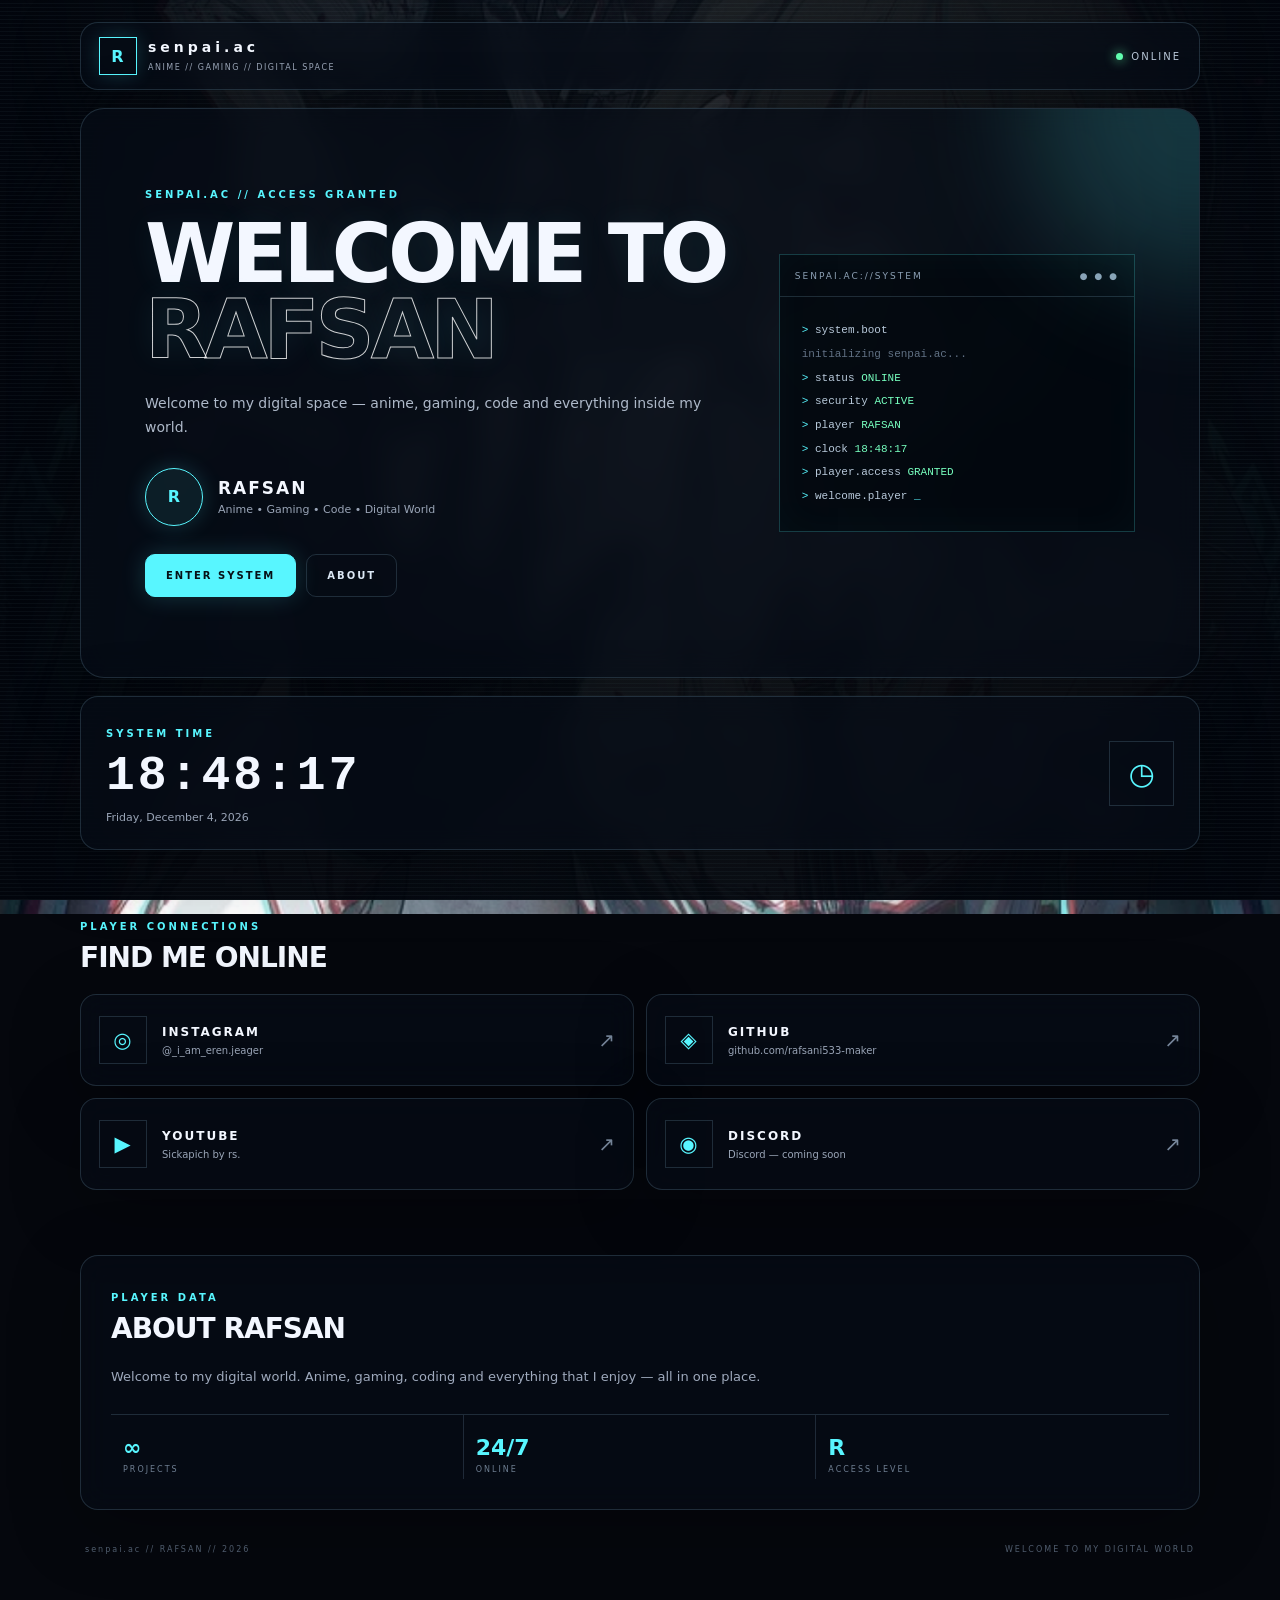
<file: index.html>
<!DOCTYPE html>
<html lang="en">

<head>
  <meta charset="UTF-8">

  <meta name="viewport" content="width=device-width, initial-scale=1.0">

  <meta name="theme-color" content="#05070d">

  <meta
    name="description"
    content="RAFSAN // senpai.ac futuristic anime gaming profile"
  >

  <title>RAFSAN // senpai.ac</title>

  <link rel="stylesheet" href="style.css">
</head>

<body>

  <!-- ================= BACKGROUND ================= -->

  <div class="bg"></div>
  <div class="bg-overlay"></div>
  <div class="scanlines"></div>


  <!-- ================= GAMING LOADING SCREEN ================= -->

  <div id="loader" class="loader">

    <div class="loader-grid"></div>

    <div class="loader-content">

      <div class="loader-symbol">
        S
      </div>

      <div class="loader-label">
        SENPAI.AC // SYSTEM BOOT
      </div>

      <div class="progress-wrap">
        <div
          id="progressBar"
          class="progress-bar">
        </div>
      </div>

      <div
        id="progressText"
        class="progress-text">
        0%
      </div>

    </div>


    <!-- PLAYER CORNER -->

    <div style="
      position:absolute;
      left:28px;
      bottom:25px;
      text-align:left;
    ">

      <div style="
        color:#657589;
        font-size:8px;
        letter-spacing:3px;
      ">
        PLAYER
      </div>

      <div style="
        color:#58f6ff;
        font-size:18px;
        font-weight:800;
        letter-spacing:4px;
        margin-top:4px;
      ">
        RAFSAN
      </div>

    </div>


    <div style="
      position:absolute;
      right:28px;
      bottom:28px;
      color:#566476;
      font-size:8px;
      letter-spacing:2px;
    ">
      BUILD 2026 // 01
    </div>

  </div>



  <!-- ================= MAIN PAGE ================= -->

  <main class="page">


    <!-- ================= TOP HUD ================= -->

    <header class="topbar glass">

      <div class="brand">

        <span class="brand-mark">
          R
        </span>

        <div>

          <strong>
            senpai.ac
          </strong>

          <small>
            ANIME // GAMING // DIGITAL SPACE
          </small>

        </div>

      </div>


      <div class="status">

        <span class="status-dot"></span>

        <span>
          ONLINE
        </span>

      </div>

    </header>



    <!-- ================= HERO ================= -->

    <section class="hero glass">


      <div class="hero-content">

        <div class="eyebrow">
          SENPAI.AC // ACCESS GRANTED
        </div>


        <h1>

          WELCOME TO<br>

          <span>
            RAFSAN
          </span>

        </h1>


        <p class="intro">

          Welcome to my digital space — anime,
          gaming, code and everything inside my world.

        </p>


        <div class="profile-row">

          <div class="avatar">
            R
          </div>


          <div>

            <h2>
              RAFSAN
            </h2>

            <p>
              Anime • Gaming • Code • Digital World
            </p>

          </div>

        </div>


        <div class="actions">

          <a
            href="#links"
            class="btn primary">
            ENTER SYSTEM
          </a>

          <a
            href="#about"
            class="btn">
            ABOUT
          </a>

        </div>

      </div>



      <!-- ================= TERMINAL ================= -->

      <div class="hero-terminal">

        <div class="terminal-head">

          <span>
            SENPAI.AC://SYSTEM
          </span>

          <span>
            ● ● ●
          </span>

        </div>


        <div class="terminal-body">

          <p>
            <span>&gt;</span>
            system.boot
          </p>

          <p class="dim">
            initializing senpai.ac...
          </p>

          <p>
            <span>&gt;</span>
            status
            <b>ONLINE</b>
          </p>

          <p>
            <span>&gt;</span>
            security
            <b>ACTIVE</b>
          </p>

          <p>
            <span>&gt;</span>
            player
            <b>RAFSAN</b>
          </p>

          <p>
            <span>&gt;</span>
            clock
            <b id="terminalClock">--:--:--</b>
          </p>

          <p>
            <span>&gt;</span>
            player.access
            <b>GRANTED</b>
          </p>

          <p>
            <span>&gt;</span>
            welcome.player
            <span class="cursor">_</span>
          </p>

        </div>

      </div>

    </section>



    <!-- ================= LIVE CLOCK ================= -->

    <section class="clock-card glass">

      <div>

        <span class="section-label">
          SYSTEM TIME
        </span>

        <h2 id="clock">
          00:00:00
        </h2>

        <p id="date">
          Loading...
        </p>

      </div>


      <div class="clock-icon">
        ◷
      </div>

    </section>



    <!-- ================= SOCIAL LINKS ================= -->

    <section
      id="links"
      class="links-section">


      <div class="section-heading">

        <span class="section-label">
          PLAYER CONNECTIONS
        </span>

        <h2>
          FIND ME ONLINE
        </h2>

      </div>


      <div class="link-grid">


        <!-- INSTAGRAM -->

        <a
          class="link-card glass"
          href="https://www.instagram.com/_i_am_eren.jeager/"
          target="_blank"
          rel="noopener noreferrer">

          <div class="link-icon">
            ◎
          </div>

          <div class="link-info">

            <span>
              INSTAGRAM
            </span>

            <small>
              @_i_am_eren.jeager
            </small>

          </div>

          <span class="arrow">
            ↗
          </span>

        </a>



        <!-- GITHUB -->

        <a
          class="link-card glass"
          href="https://github.com/rafsani533-maker"
          target="_blank"
          rel="noopener noreferrer">

          <div class="link-icon">
            ◈
          </div>

          <div class="link-info">

            <span>
              GITHUB
            </span>

            <small>
              github.com/rafsani533-maker
            </small>

          </div>

          <span class="arrow">
            ↗
          </span>

        </a>



        <!-- YOUTUBE -->

        <a
          class="link-card glass"
          href="https://youtube.com/@rafsanislam-bc9jk"
          target="_blank"
          rel="noopener noreferrer">

          <div class="link-icon">
            ▶
          </div>

          <div class="link-info">

            <span>
              YOUTUBE
            </span>

            <small>
              Sickapich by rs.
            </small>

          </div>

          <span class="arrow">
            ↗
          </span>

        </a>



        <!-- DISCORD -->

        <a
          class="link-card glass"
          href="#"
          onclick="return false;">

          <div class="link-icon">
            ◉
          </div>

          <div class="link-info">

            <span>
              DISCORD
            </span>

            <small>
              Discord — coming soon
            </small>

          </div>

          <span class="arrow">
            ↗
          </span>

        </a>


      </div>

    </section>



    <!-- ================= ABOUT ================= -->

    <section
      id="about"
      class="about glass">


      <div>

        <span class="section-label">
          PLAYER DATA
        </span>

        <h2>
          ABOUT RAFSAN
        </h2>

      </div>


      <p>

        Welcome to my digital world.
        Anime, gaming, coding and everything
        that I enjoy — all in one place.

      </p>


      <div class="stats">


        <div>

          <strong>
            ∞
          </strong>

          <span>
            PROJECTS
          </span>

        </div>


        <div>

          <strong>
            24/7
          </strong>

          <span>
            ONLINE
          </span>

        </div>


        <div>

          <strong>
            R
          </strong>

          <span>
            ACCESS LEVEL
          </span>

        </div>


      </div>

    </section>



    <!-- ================= FOOTER ================= -->

    <footer>

      <span>
        senpai.ac // RAFSAN // 2026
      </span>

      <span>
        WELCOME TO MY DIGITAL WORLD
      </span>

    </footer>


  </main>



  <!-- ================= JAVASCRIPT ================= -->

  <script>


    /* ================= LOADING SCREEN ================= */

    const loader =
      document.getElementById("loader");

    const progressBar =
      document.getElementById("progressBar");

    const progressText =
      document.getElementById("progressText");


    let progress = 0;


    const loading =
      setInterval(() => {


        progress +=
          Math.floor(Math.random() * 7) + 4;


        if (progress >= 100) {

          progress = 100;

          clearInterval(loading);


          setTimeout(() => {

            loader.classList.add("hidden");

          }, 500);

        }


        progressBar.style.width =
          progress + "%";


        progressText.textContent =
          progress + "%";


      }, 90);



    /* ================= CLOCK ================= */

    function updateClock() {


      const now =
        new Date();


      const time =
        now.toLocaleTimeString(
          [],
          {
            hour: "2-digit",
            minute: "2-digit",
            second: "2-digit",
            hour12: false
          }
        );


      const date =
        now.toLocaleDateString(
          [],
          {
            weekday: "long",
            year: "numeric",
            month: "long",
            day: "numeric"
          }
        );


      document.getElementById(
        "clock"
      ).textContent = time;


      document.getElementById(
        "terminalClock"
      ).textContent = time;


      document.getElementById(
        "date"
      ).textContent = date;

    }


    updateClock();

    setInterval(
      updateClock,
      1000
    );



    /* ================= SMOOTH SCROLL ================= */

    document
      .querySelectorAll(
        'a[href^="#"]'
      )
      .forEach(link => {


        link.addEventListener(
          "click",
          event => {


            const target =
              document.querySelector(
                link.getAttribute("href")
              );


            if (target) {

              event.preventDefault();

              target.scrollIntoView({
                behavior: "smooth"
              });

            }

          }
        );

      });



    /* ================= GAME CARD MOVEMENT ================= */

    document
      .querySelectorAll(".link-card")
      .forEach(card => {


        card.addEventListener(
          "mousemove",
          event => {


            if (
              window.innerWidth < 800
            ) return;


            const rect =
              card.getBoundingClientRect();


            const x =
              event.clientX -
              rect.left;


            const y =
              event.clientY -
              rect.top;


            const rotateY =
              ((x / rect.width) - 0.5) * 5;


            const rotateX =
              ((y / rect.height) - 0.5) * -5;


            card.style.transform =
              `perspective(700px)
               rotateX(${rotateX}deg)
               rotateY(${rotateY}deg)
               translateY(-3px)`;

          }
        );


        card.addEventListener(
          "mouseleave",
          () => {

            card.style.transform = "";

          }
        );

      });


  </script>

</body>

</html>
</file>
<file: style.css>
/* =========================================================
   ACCESS // FUTURISTIC ANIME / CYBER UI
   Background image: background.jpeg
   ========================================================= */

* {
  margin: 0;
  padding: 0;
  box-sizing: border-box;
}

:root {
  --bg: #05070d;
  --text: #f3f7ff;
  --muted: #9aa5b7;
  --line: rgba(170, 220, 255, 0.16);
  --cyan: #58f6ff;
  --cyan-soft: rgba(88, 246, 255, 0.18);
  --purple: #a78bfa;
}

html {
  scroll-behavior: smooth;
}

body {
  min-height: 100vh;
  background: var(--bg);
  color: var(--text);
  font-family: Inter, ui-sans-serif, system-ui, -apple-system, BlinkMacSystemFont,
    "Segoe UI", sans-serif;
  overflow-x: hidden;
}

/* Background */
.bg {
  position: fixed;
  inset: 0;
  z-index: -4;
  background-image: url("background.jpeg");
  background-size: cover;
  background-position: center;
  filter: saturate(0.75) contrast(1.05);
  transform: scale(1.03);
}

.bg-overlay {
  position: fixed;
  inset: 0;
  z-index: -3;
  background:
    linear-gradient(90deg, rgba(2, 5, 12, 0.93), rgba(2, 7, 14, 0.55), rgba(2, 5, 12, 0.88)),
    linear-gradient(180deg, rgba(3, 8, 15, 0.55), rgba(3, 6, 13, 0.92));
}

.scanlines {
  position: fixed;
  inset: 0;
  z-index: -2;
  pointer-events: none;
  opacity: 0.08;
  background: repeating-linear-gradient(
    to bottom,
    transparent 0,
    transparent 3px,
    #bdfcff 4px
  );
}

/* Loading screen */
.loader {
  position: fixed;
  inset: 0;
  z-index: 100;
  display: grid;
  place-items: center;
  background: #04060b;
  transition: opacity 0.55s ease, visibility 0.55s ease;
}

.loader.hidden {
  opacity: 0;
  visibility: hidden;
}

.loader-grid {
  position: absolute;
  inset: 0;
  opacity: 0.18;
  background-image:
    linear-gradient(rgba(88, 246, 255, 0.08) 1px, transparent 1px),
    linear-gradient(90deg, rgba(88, 246, 255, 0.08) 1px, transparent 1px);
  background-size: 45px 45px;
}

.loader-content {
  width: min(420px, 80vw);
  text-align: center;
  position: relative;
}

.loader-symbol {
  width: 72px;
  height: 72px;
  margin: 0 auto 25px;
  display: grid;
  place-items: center;
  border: 1px solid var(--cyan);
  box-shadow: 0 0 35px var(--cyan-soft), inset 0 0 25px var(--cyan-soft);
  color: var(--cyan);
  font-size: 34px;
  font-weight: 800;
  letter-spacing: 4px;
}

.loader-label {
  font-size: 12px;
  letter-spacing: 4px;
  color: #dceeff;
  margin-bottom: 18px;
}

.progress-wrap {
  height: 4px;
  background: rgba(255, 255, 255, 0.1);
  overflow: hidden;
}

.progress-bar {
  width: 0;
  height: 100%;
  background: var(--cyan);
  box-shadow: 0 0 18px var(--cyan);
  transition: width 0.12s linear;
}

.progress-text {
  margin-top: 10px;
  color: var(--cyan);
  font-size: 11px;
  letter-spacing: 2px;
}

/* Layout */
.page {
  width: min(1120px, calc(100% - 32px));
  margin: auto;
  padding: 22px 0 40px;
}

.glass {
  background: rgba(7, 13, 23, 0.67);
  border: 1px solid var(--line);
  backdrop-filter: blur(14px);
  -webkit-backdrop-filter: blur(14px);
  box-shadow: 0 18px 70px rgba(0, 0, 0, 0.28);
}

/* Topbar */
.topbar {
  min-height: 68px;
  border-radius: 18px;
  padding: 12px 18px;
  display: flex;
  align-items: center;
  justify-content: space-between;
  margin-bottom: 18px;
}

.brand {
  display: flex;
  align-items: center;
  gap: 11px;
}

.brand-mark {
  width: 38px;
  height: 38px;
  display: grid;
  place-items: center;
  border: 1px solid var(--cyan);
  color: var(--cyan);
  font-weight: 900;
  box-shadow: 0 0 20px var(--cyan-soft);
}

.brand strong {
  display: block;
  letter-spacing: 4px;
  font-size: 14px;
}

.brand small {
  color: var(--muted);
  font-size: 8px;
  letter-spacing: 1.5px;
}

.status {
  display: flex;
  align-items: center;
  gap: 8px;
  color: #b9c8d9;
  font-size: 10px;
  letter-spacing: 2px;
}

.status-dot {
  width: 7px;
  height: 7px;
  border-radius: 50%;
  background: #62ffb0;
  box-shadow: 0 0 12px #62ffb0;
}

/* Hero */
.hero {
  min-height: 570px;
  border-radius: 24px;
  padding: clamp(28px, 5vw, 65px);
  display: grid;
  grid-template-columns: 1.25fr 0.75fr;
  gap: 40px;
  align-items: center;
  overflow: hidden;
  position: relative;
}

.hero::after {
  content: "";
  position: absolute;
  width: 340px;
  height: 340px;
  right: -170px;
  top: -170px;
  border-radius: 50%;
  background: var(--cyan-soft);
  filter: blur(60px);
  pointer-events: none;
}

.eyebrow,
.section-label {
  color: var(--cyan);
  font-size: 10px;
  font-weight: 700;
  letter-spacing: 3px;
}

.hero h1 {
  font-size: clamp(44px, 7vw, 82px);
  line-height: 0.92;
  letter-spacing: -4px;
  margin: 16px 0 24px;
  text-shadow: 0 0 30px rgba(88, 246, 255, 0.08);
}

.hero h1 span {
  color: transparent;
  -webkit-text-stroke: 1px rgba(255, 255, 255, 0.8);
}

.intro {
  max-width: 590px;
  color: #aeb9c9;
  line-height: 1.75;
  font-size: 14px;
}

.profile-row {
  display: flex;
  align-items: center;
  gap: 15px;
  margin: 28px 0;
}

.avatar {
  width: 58px;
  height: 58px;
  border-radius: 50%;
  display: grid;
  place-items: center;
  font-weight: 900;
  color: var(--cyan);
  border: 1px solid var(--cyan);
  background: rgba(88, 246, 255, 0.08);
  box-shadow: 0 0 22px var(--cyan-soft);
}

.profile-row h2 {
  font-size: 17px;
  letter-spacing: 2px;
}

.profile-row p {
  color: var(--muted);
  font-size: 11px;
  margin-top: 5px;
}

.actions {
  display: flex;
  gap: 10px;
  flex-wrap: wrap;
}

.btn {
  display: inline-flex;
  align-items: center;
  justify-content: center;
  min-height: 43px;
  padding: 0 20px;
  border: 1px solid var(--line);
  border-radius: 10px;
  color: #dce8f5;
  text-decoration: none;
  font-size: 10px;
  font-weight: 800;
  letter-spacing: 2px;
  transition: 0.25s ease;
}

.btn:hover {
  border-color: var(--cyan);
  color: var(--cyan);
  transform: translateY(-2px);
}

.btn.primary {
  color: #061016;
  background: var(--cyan);
  border-color: var(--cyan);
  box-shadow: 0 0 25px var(--cyan-soft);
}

.btn.primary:hover {
  color: #061016;
  box-shadow: 0 0 40px rgba(88, 246, 255, 0.35);
}

/* Terminal */
.hero-terminal {
  border: 1px solid rgba(88, 246, 255, 0.22);
  background: rgba(1, 5, 11, 0.65);
  min-height: 275px;
  box-shadow: inset 0 0 40px rgba(88, 246, 255, 0.03);
}

.terminal-head {
  height: 42px;
  padding: 0 15px;
  display: flex;
  justify-content: space-between;
  align-items: center;
  border-bottom: 1px solid var(--line);
  color: #8ca0b4;
  font-size: 9px;
  letter-spacing: 2px;
}

.terminal-body {
  padding: 22px;
  font-family: "SFMono-Regular", Consolas, monospace;
  font-size: 11px;
  line-height: 2.15;
  color: #b9cadb;
}

.terminal-body p span {
  color: var(--cyan);
}

.terminal-body .dim {
  color: #617184;
}

.terminal-body b {
  color: #77ffbf;
  font-weight: 500;
}

.cursor {
  animation: blink 1s steps(1) infinite;
}

@keyframes blink {
  50% { opacity: 0; }
}

/* Clock */
.clock-card {
  margin-top: 18px;
  border-radius: 18px;
  padding: 25px;
  display: flex;
  align-items: center;
  justify-content: space-between;
}

.clock-card h2 {
  font-family: "SFMono-Regular", Consolas, monospace;
  font-size: clamp(30px, 5vw, 48px);
  letter-spacing: 3px;
  margin: 8px 0;
}

.clock-card p {
  color: var(--muted);
  font-size: 11px;
}

.clock-icon {
  width: 65px;
  height: 65px;
  display: grid;
  place-items: center;
  border: 1px solid var(--line);
  color: var(--cyan);
  font-size: 30px;
}

/* Sections */
.links-section,
.about {
  margin-top: 65px;
}

.section-heading {
  margin-bottom: 20px;
}

.section-heading h2,
.about h2 {
  margin-top: 7px;
  font-size: 28px;
  letter-spacing: -1px;
}

.link-grid {
  display: grid;
  grid-template-columns: repeat(2, 1fr);
  gap: 12px;
}

.link-card {
  min-height: 92px;
  border-radius: 16px;
  padding: 18px;
  display: flex;
  align-items: center;
  gap: 15px;
  color: var(--text);
  text-decoration: none;
  transition: transform 0.18s ease, border-color 0.2s ease, background 0.2s ease;
}

.link-card:hover {
  border-color: rgba(88, 246, 255, 0.55);
  background: rgba(10, 22, 34, 0.78);
}

.link-icon {
  width: 48px;
  height: 48px;
  display: grid;
  place-items: center;
  border: 1px solid var(--line);
  font-size: 21px;
  color: var(--cyan);
}

.link-info {
  flex: 1;
}

.link-info span {
  display: block;
  font-size: 12px;
  font-weight: 800;
  letter-spacing: 2px;
}

.link-info small {
  display: block;
  margin-top: 6px;
  color: var(--muted);
  font-size: 10px;
}

.arrow {
  color: #77879b;
  font-size: 20px;
  transition: 0.2s ease;
}

.link-card:hover .arrow {
  color: var(--cyan);
  transform: translate(3px, -3px);
}

/* About */
.about {
  border-radius: 18px;
  padding: 30px;
}

.about > p {
  max-width: 780px;
  color: #9faabd;
  line-height: 1.8;
  font-size: 13px;
  margin: 20px 0 26px;
}

.stats {
  display: grid;
  grid-template-columns: repeat(3, 1fr);
  border-top: 1px solid var(--line);
}

.stats div {
  padding: 20px 12px 5px;
  border-right: 1px solid var(--line);
}

.stats div:last-child {
  border-right: 0;
}

.stats strong {
  display: block;
  font-size: 22px;
  color: var(--cyan);
}

.stats span {
  display: block;
  margin-top: 5px;
  color: #6f7f92;
  font-size: 8px;
  letter-spacing: 2px;
}

/* Footer */
footer {
  padding: 35px 5px 5px;
  display: flex;
  justify-content: space-between;
  color: #566476;
  font-size: 8px;
  letter-spacing: 2px;
}

/* Mobile */
@media (max-width: 820px) {
  .hero {
    grid-template-columns: 1fr;
    min-height: auto;
  }

  .hero-terminal {
    min-height: 235px;
  }

  .link-grid {
    grid-template-columns: 1fr;
  }
}

@media (max-width: 560px) {
  .page {
    width: min(100% - 20px, 1120px);
    padding-top: 10px;
  }

  .topbar {
    border-radius: 14px;
  }

  .brand small {
    display: none;
  }

  .hero {
    border-radius: 18px;
    padding: 28px 20px;
    gap: 28px;
  }

  .hero h1 {
    font-size: 46px;
    letter-spacing: -2px;
  }

  .intro {
    font-size: 13px;
  }

  .profile-row {
    margin: 22px 0;
  }

  .hero-terminal {
    min-height: 215px;
  }

  .clock-card {
    padding: 20px;
  }

  .clock-icon {
    width: 52px;
    height: 52px;
    font-size: 23px;
  }

  .links-section,
  .about {
    margin-top: 48px;
  }

  .about {
    padding: 23px;
  }

  footer {
    flex-direction: column;
    gap: 8px;
  }
}

@media (prefers-reduced-motion: reduce) {
  html {
    scroll-behavior: auto;
  }

  *,
  *::before,
  *::after {
    animation-duration: 0.01ms !important;
    transition-duration: 0.01ms !important;
  }
}
</file>
